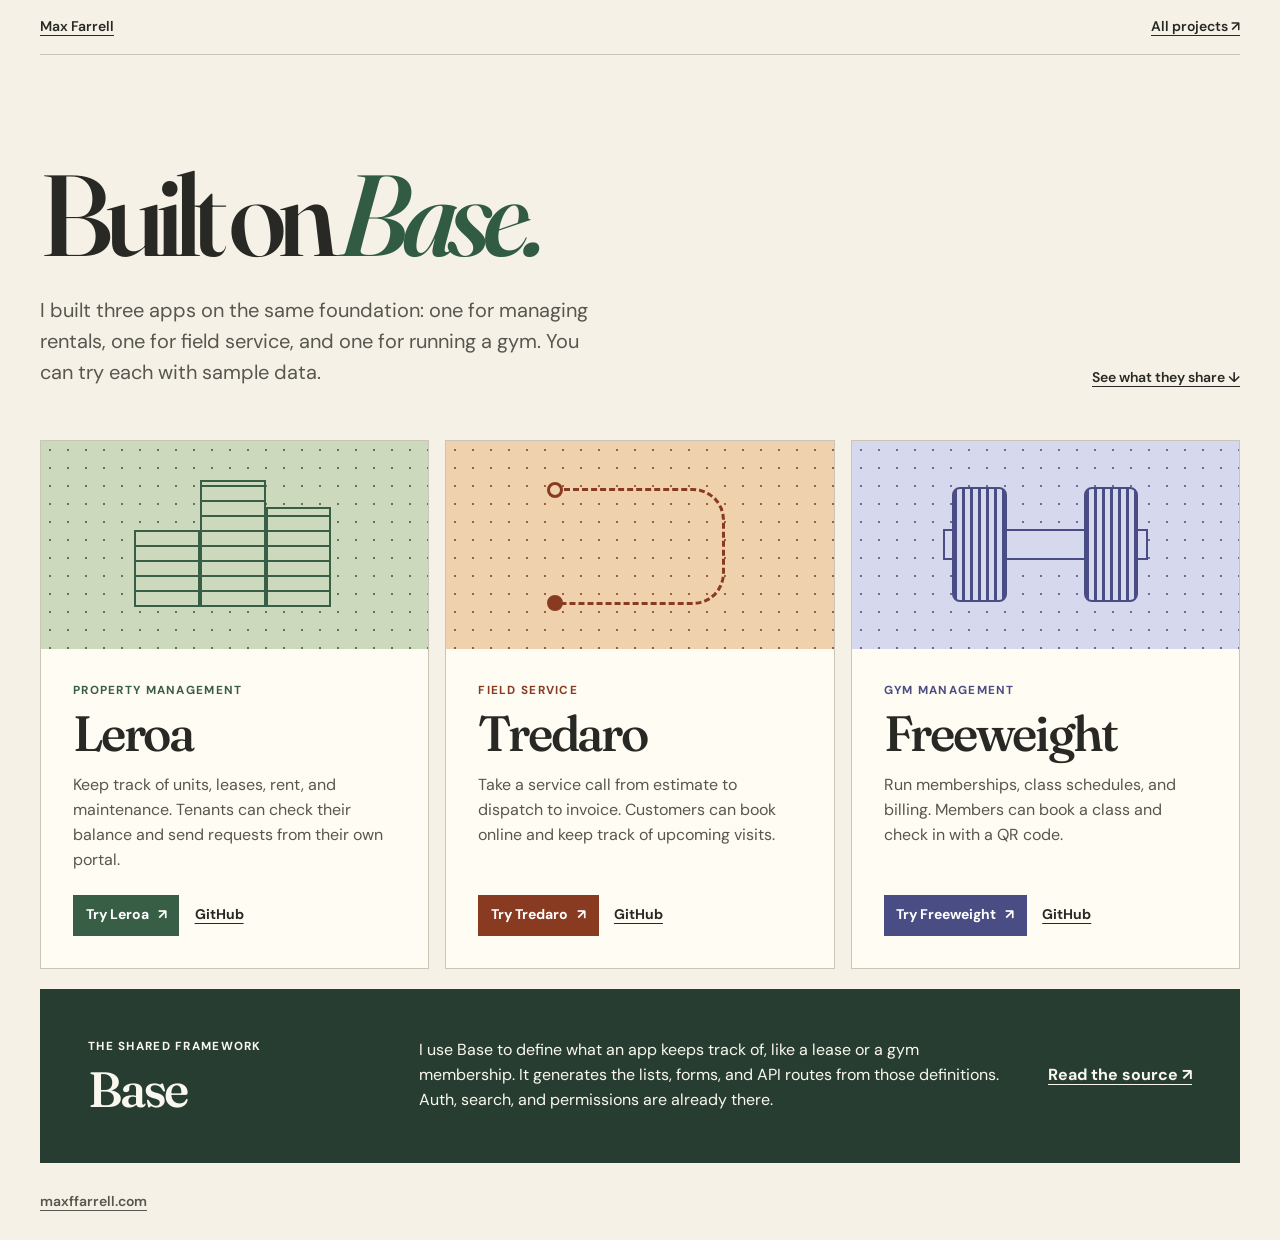
<file: index.html>
<!doctype html>
<html lang="en">
<head>
  <meta charset="utf-8">
  <meta name="viewport" content="width=device-width, initial-scale=1">
  <meta name="description" content="Try Leroa, Tredaro, and Freeweight, three apps I built on Base.">
  <meta name="theme-color" content="#f5f1e7">
  <title>Built on Base · Max Farrell</title>
  <link rel="stylesheet" href="./styles.css">
</head>
<body>
  <header class="masthead wrap">
    <a href="https://maxffarrell.com/">Max Farrell</a>
    <a href="https://maxffarrell.com/projects/">All projects <span aria-hidden="true">↗</span></a>
  </header>
  <main class="wrap">
    <section class="intro" aria-labelledby="title">
      <div>
        <h1 id="title">Built on <em>Base.</em></h1>
        <p>I built three apps on the same foundation: one for managing rentals, one for field service, and one for running a gym. You can try each with sample data.</p>
      </div>
      <a class="jump" href="#base">See what they share <span aria-hidden="true">↓</span></a>
    </section>

    <div class="projects">
      <article class="project leroa" aria-labelledby="leroa">
        <div class="art buildings" aria-hidden="true"><i></i><i></i><i></i></div>
        <div class="project-copy">
          <p class="category">Property management</p>
          <h2 id="leroa">Leroa</h2>
          <p>Keep track of units, leases, rent, and maintenance. Tenants can check their balance and send requests from their own portal.</p>
          <div class="links">
            <a class="demo" href="https://leroa.173.249.220.229.nip.io/login">Try Leroa <span aria-hidden="true">↗</span></a>
            <a href="https://github.com/maxffarrell/leroa" aria-label="Leroa source on GitHub">GitHub</a>
          </div>
        </div>
      </article>
      <article class="project tredaro" aria-labelledby="tredaro">
        <div class="art route" aria-hidden="true"><i></i><i></i><i></i></div>
        <div class="project-copy">
          <p class="category">Field service</p>
          <h2 id="tredaro">Tredaro</h2>
          <p>Take a service call from estimate to dispatch to invoice. Customers can book online and keep track of upcoming visits.</p>
          <div class="links">
            <a class="demo" href="https://tredaro.173.249.220.229.nip.io/login">Try Tredaro <span aria-hidden="true">↗</span></a>
            <a href="https://github.com/maxffarrell/tredaro" aria-label="Tredaro source on GitHub">GitHub</a>
          </div>
        </div>
      </article>
      <article class="project freeweight" aria-labelledby="freeweight">
        <div class="art weights" aria-hidden="true"><i></i><i></i><i></i></div>
        <div class="project-copy">
          <p class="category">Gym management</p>
          <h2 id="freeweight">Freeweight</h2>
          <p>Run memberships, class schedules, and billing. Members can book a class and check in with a QR code.</p>
          <div class="links">
            <a class="demo" href="https://freeweight.173.249.220.229.nip.io/login">Try Freeweight <span aria-hidden="true">↗</span></a>
            <a href="https://github.com/maxffarrell/freeweight" aria-label="Freeweight source on GitHub">GitHub</a>
          </div>
        </div>
      </article>
    </div>

    <section class="foundation" id="base" aria-labelledby="base-title">
      <div>
        <p class="category">The shared framework</p>
        <h2 id="base-title">Base</h2>
      </div>
      <p>I use Base to define what an app keeps track of, like a lease or a gym membership. It generates the lists, forms, and API routes from those definitions. Auth, search, and permissions are already there.</p>
      <a href="https://github.com/maxffarrell/base">Read the source <span aria-hidden="true">↗</span></a>
    </section>
  </main>
  <footer class="wrap footer"><a href="https://maxffarrell.com/">maxffarrell.com</a></footer>
</body>
</html>
</file>
<file: styles.css>
@import url("https://fonts.googleapis.com/css2?family=DM+Sans:wght@400;500;600;700&family=Fraunces:ital,opsz,wght@0,9..144,540;1,9..144,520&display=swap");

:root {
  color-scheme: light;
  --paper: #f5f1e7;
  --ink: #282924;
  --muted: #56584e;
  --rule: #c9c6b8;
  --display: "Fraunces", Georgia, serif;
  font: 100%/1.55 "DM Sans", sans-serif;
  color: var(--ink);
  background: var(--paper);
}
* { box-sizing: border-box; }
body { margin: 0; }
a { color: inherit; text-underline-offset: .25em; }
a:hover { text-decoration-thickness: 2px; }
a:focus-visible { outline: 2px solid currentColor; outline-offset: 5px; }
.wrap { width: min(100% - 3rem, 75rem); margin-inline: auto; }
.masthead, .footer {
  display: flex;
  justify-content: space-between;
  padding-block: 1rem;
  font-size: .875rem;
  font-weight: 600;
}
.masthead { border-bottom: 1px solid var(--rule); }
.intro {
  display: flex;
  justify-content: space-between;
  align-items: end;
  gap: 2rem;
  padding-block: clamp(3rem, 8vw, 6.5rem) clamp(2rem, 4vw, 3.5rem);
}
h1, h2 { font-family: var(--display); font-weight: 540; line-height: 1; margin: 0; }
h1 { font-size: clamp(3.4rem, 9vw, 8rem); letter-spacing: -.075em; }
h1 em { color: #315b43; }
.intro p { max-width: 36rem; font-size: clamp(1.05rem, 2vw, 1.25rem); margin: 1.45rem 0 0; color: var(--muted); }
.jump { flex: none; font-size: .875rem; font-weight: 600; }
.projects { display: grid; grid-template-columns: repeat(3, minmax(0, 1fr)); gap: 1rem; }
.project { display: flex; flex-direction: column; border: 1px solid var(--rule); background: #fffcf4; }
.leroa { --art: #cdd9bd; --mark: #385e45; }
.tredaro { --art: #efd1ad; --mark: #883b21; }
.freeweight { --art: #d6d9ee; --mark: #4a4d83; }
.art {
  position: relative;
  display: grid;
  place-content: center;
  height: clamp(9rem, 17vw, 13rem);
  color: var(--mark);
  overflow: hidden;
  background: radial-gradient(circle, currentColor .65px, transparent .9px) 0 0 / 18px 18px, var(--art);
}
.art i { display: block; position: absolute; }
.buildings i {
  bottom: 20%; width: 17%; border: 2px solid;
  background: repeating-linear-gradient(0deg, transparent 0 13px, currentColor 13px 15px), var(--art);
}
.buildings i:nth-child(1) { left: 24%; height: 37%; }
.buildings i:nth-child(2) { left: 41%; height: 61%; }
.buildings i:nth-child(3) { left: 58%; height: 48%; }
.route i:first-child {
  width: 44%; height: 56%; top: 23%; left: 28%;
  border: 3px dashed; border-left: 0; border-radius: 0 2rem 2rem 0;
}
.route i:nth-child(n+2) {
  width: 1rem; aspect-ratio: 1; background: var(--art);
  border: 3px solid; border-radius: 50%; left: calc(28% - .5rem);
}
.route i:nth-child(2) { top: calc(23% - .4rem); }
.route i:nth-child(3) { top: calc(79% - .6rem); background: currentColor; }
.weights i:first-child {
  width: 53%; height: 15%; top: 42.5%; left: 23.5%;
  border: 2px solid; background: var(--art);
}
.weights i:nth-child(n+2) {
  width: 14%; height: 55%; top: 22.5%; border: 2px solid;
  border-radius: .5rem;
  background: repeating-linear-gradient(90deg, currentColor 0 3px, var(--art) 3px 8px);
}
.weights i:nth-child(2) { left: 26%; }
.weights i:nth-child(3) { right: 26%; }
.project-copy { display: flex; flex: 1; flex-direction: column; align-items: start; padding: clamp(1.1rem, 3vw, 2rem); }
.category { font-size: .73rem; font-weight: 700; letter-spacing: .11em; text-transform: uppercase; margin: 0 0 .65rem; }
.project .category { color: var(--mark); }
h2 { font-size: clamp(2rem, 4vw, 3.1rem); letter-spacing: -.045em; }
.project-copy > p:not(.category) { margin: .9rem 0 1.4rem; color: var(--muted); }
.links { display: flex; align-items: center; gap: .95rem; flex-wrap: wrap; margin-top: auto; font-size: .875rem; font-weight: 700; }
.demo { display: inline-flex; align-items: center; gap: .55rem; padding: .6rem .8rem; background: var(--mark); color: white; text-decoration: none; }
.demo:hover { text-decoration: underline; }
.demo:focus-visible { outline-color: var(--mark); }
.foundation {
  display: grid; grid-template-columns: 1fr 2fr auto; align-items: center; gap: 2rem;
  margin-top: 1.25rem; padding: clamp(1.4rem, 4vw, 3rem);
  color: #faf8ee; background: #283d32;
}
.foundation p:not(.category) { margin: 0; max-width: 39rem; }
.foundation a { font-weight: 700; }
.footer { color: var(--muted); padding-block: 1.75rem; }
@media (max-width: 54rem) {
  .intro { align-items: start; flex-direction: column; gap: 1rem; }
  .foundation { grid-template-columns: 1fr; gap: .85rem; }
}
@media (max-width: 44rem) {
  .wrap { width: calc(100% - 2rem); }
  .projects { grid-template-columns: 1fr; }
  .art { min-height: 10rem; }
}
</file>
